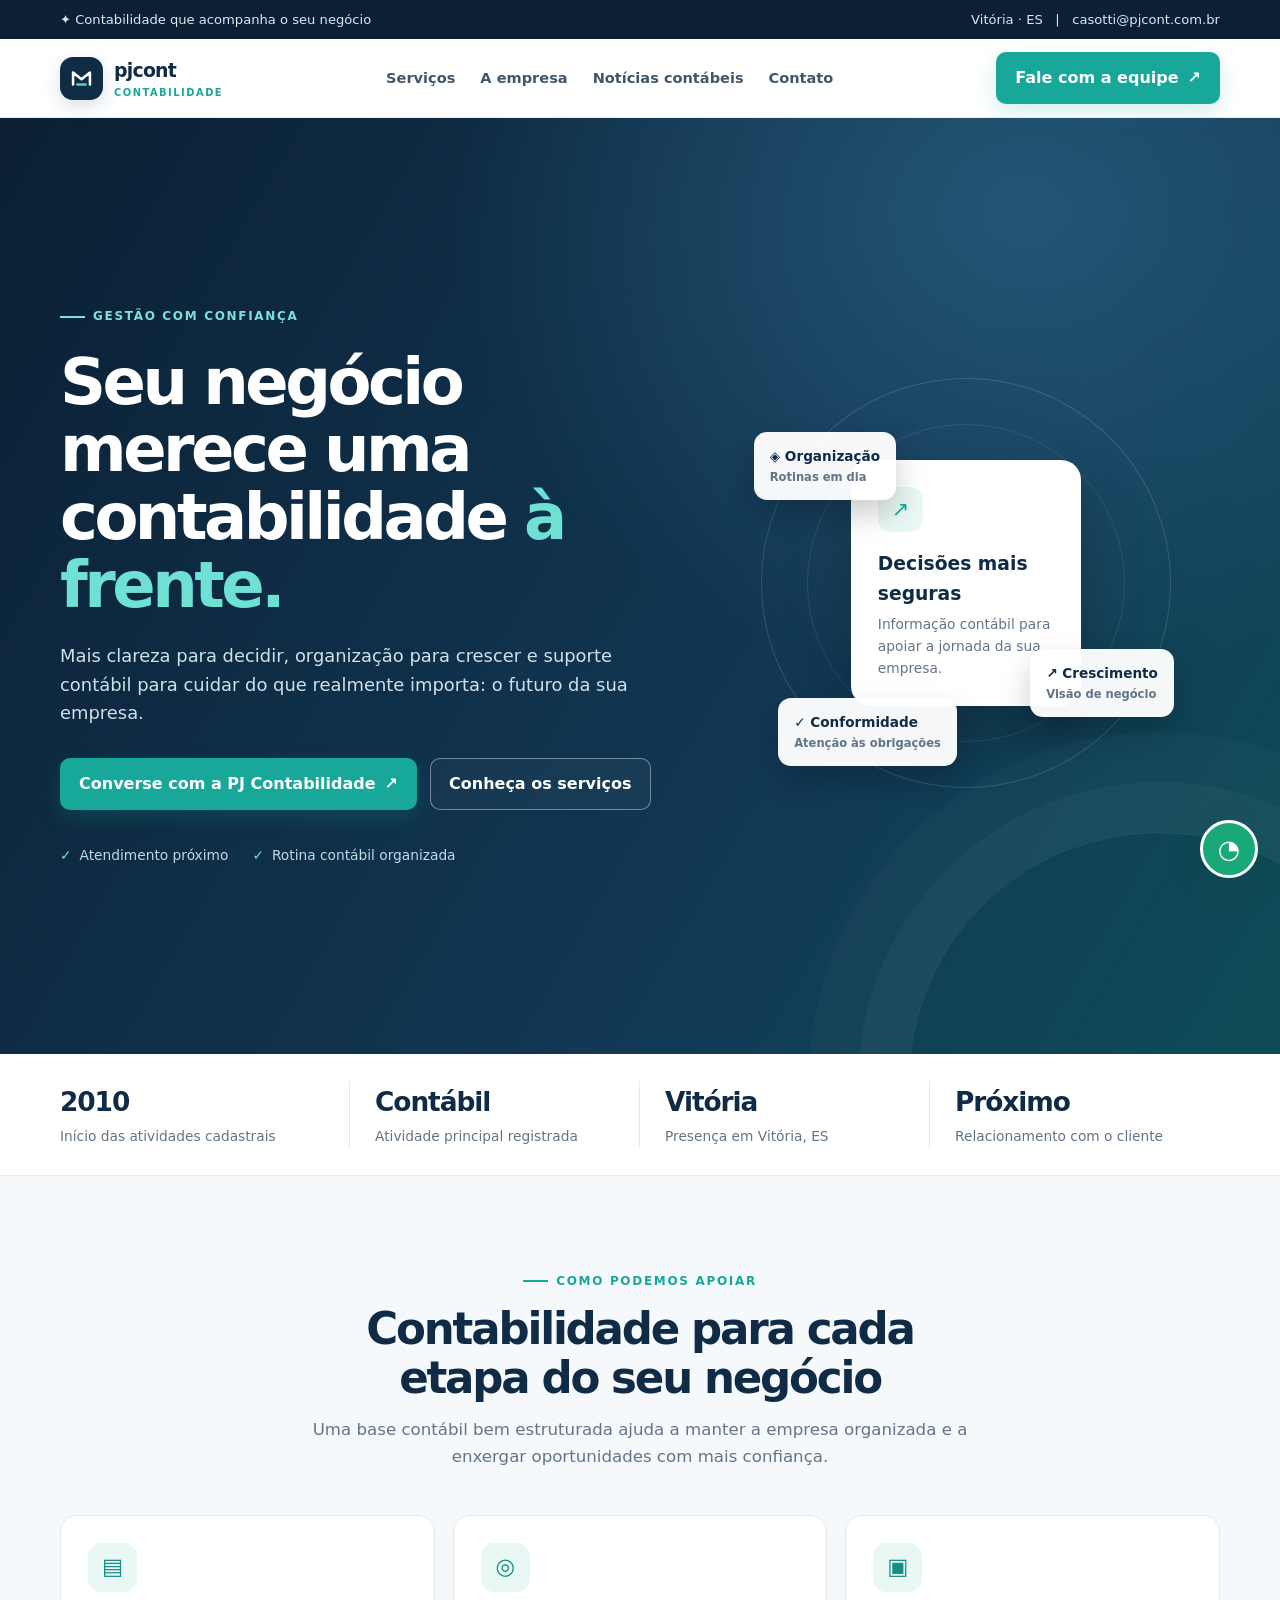
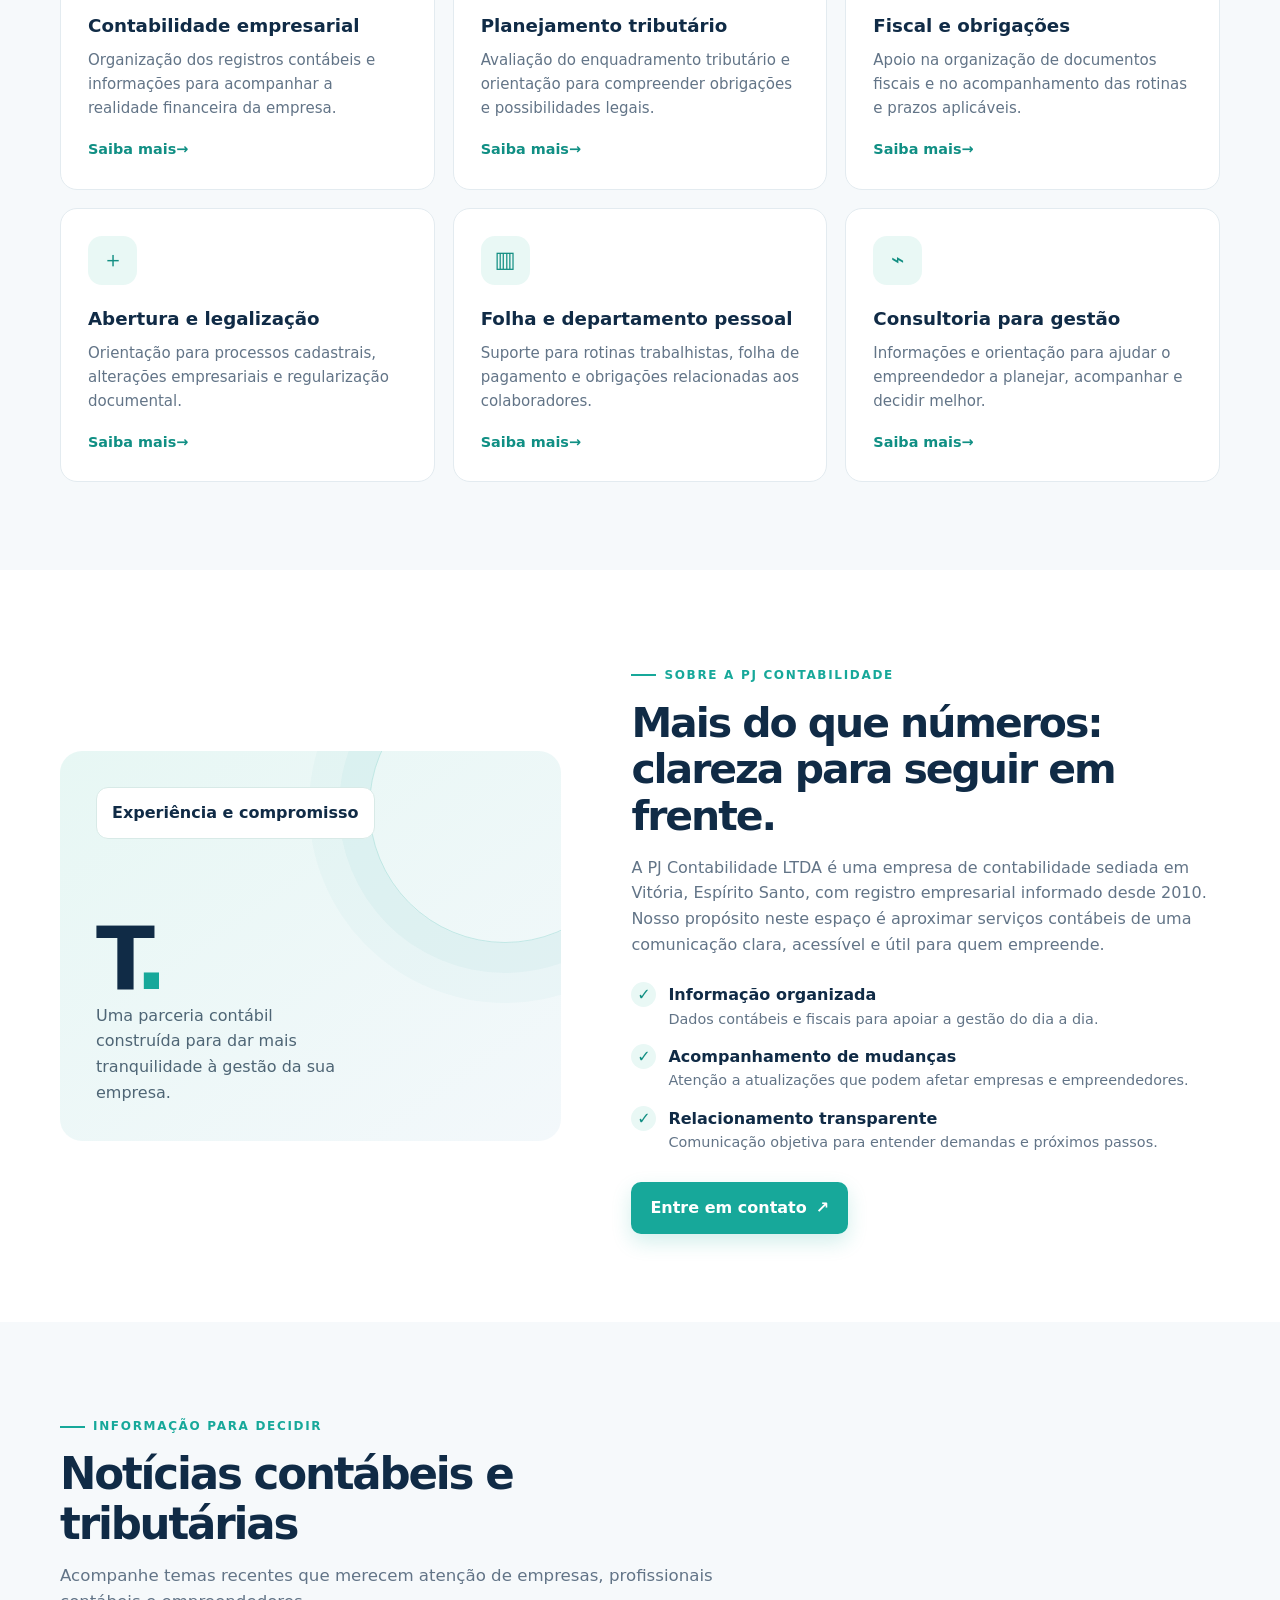
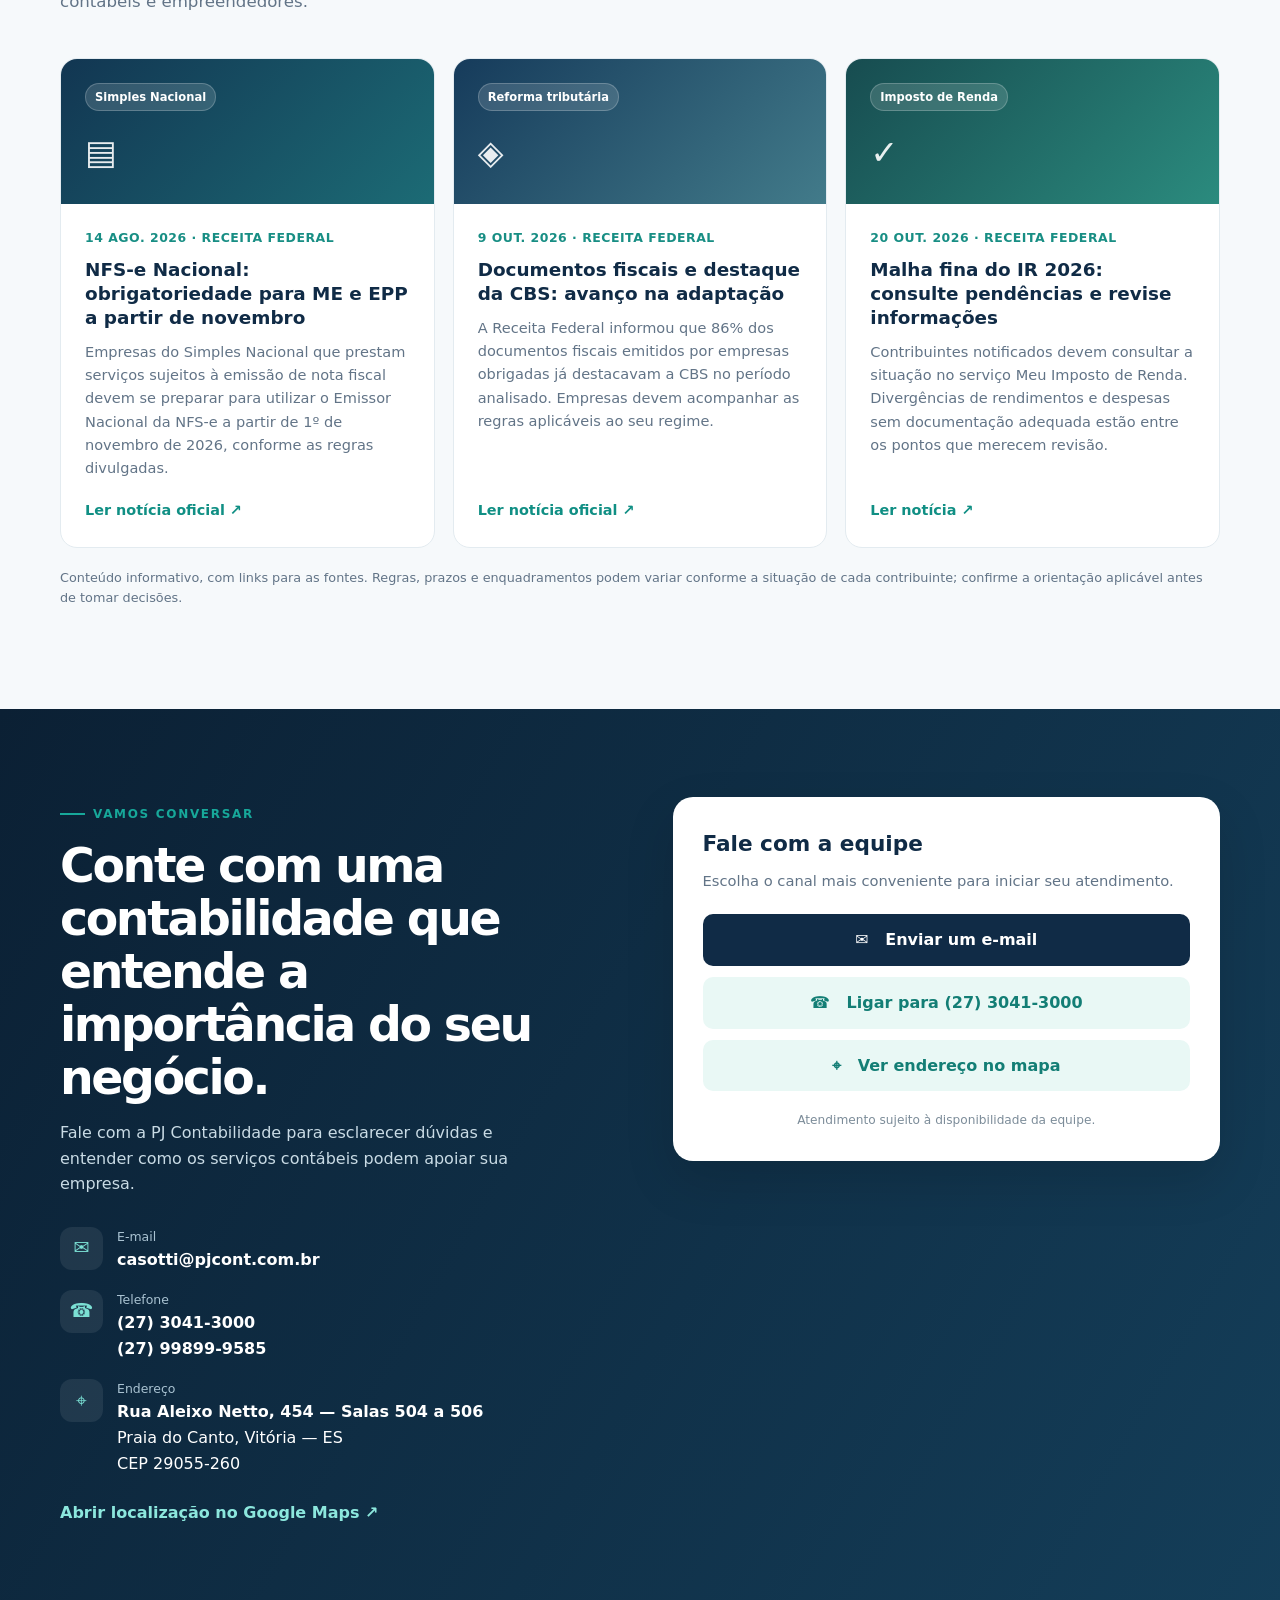
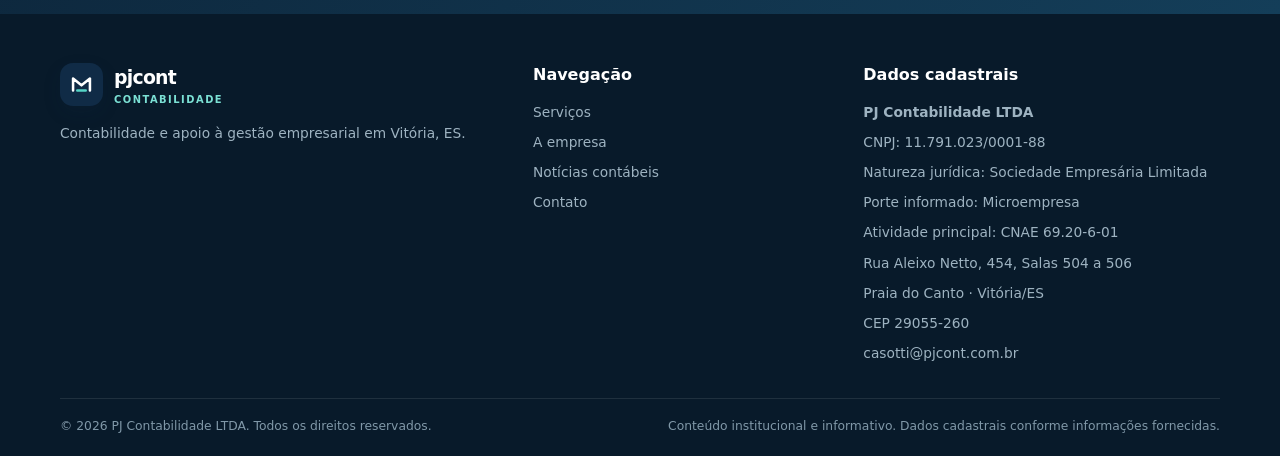
<file: index.html.html>
<!DOCTYPE html>
<html lang="pt-BR">
<head>
<meta charset="utf-8">
<meta name="viewport" content="width=device-width, initial-scale=1">
<meta name="theme-color" content="#102b46">
<meta name="description" content="PJ Contabilidade LTDA — soluções contábeis, fiscais e empresariais em Vitória, ES.">
<title>PJ Contabilidade | Soluções contábeis</title>
<style>
:root{--navy:#102b46;--navy2:#173e5e;--teal:#17a89a;--mint:#e9f8f5;--ink:#1d2d3b;--muted:#627487;--paper:#f6f9fb;--white:#fff;--line:#e3ebf0;--gold:#e7b765}
*{box-sizing:border-box}html{scroll-behavior:smooth;scroll-padding-top:88px}body{margin:0;font-family:Inter,ui-sans-serif,system-ui,-apple-system,BlinkMacSystemFont,"Segoe UI",sans-serif;color:var(--ink);line-height:1.6;background:#fff}a{color:inherit;text-decoration:none}button{font:inherit}.container{width:min(1160px,calc(100% - 40px));margin:auto}.topbar{background:#0b2034;color:#dce8f0;font-size:.82rem;padding:9px 0}.topbar .container{display:flex;justify-content:space-between;gap:15px;flex-wrap:wrap}.topbar a:hover{color:#fff}.nav-wrap{position:sticky;top:0;z-index:20;background:rgba(255,255,255,.95);backdrop-filter:blur(12px);border-bottom:1px solid rgba(16,43,70,.08)}nav{height:78px;display:flex;align-items:center;justify-content:space-between;gap:22px}.brand{display:flex;align-items:center;gap:11px;font-weight:800;letter-spacing:-.04em;color:var(--navy);font-size:1.18rem}.brand small{display:block;letter-spacing:.15em;font-size:.62rem;color:var(--teal);font-weight:800}.brand-mark{width:43px;height:43px;border-radius:13px;background:var(--navy);display:grid;place-items:center;color:white;box-shadow:0 7px 18px #102b4624}.brand-mark svg{width:27px}.navlinks{display:flex;align-items:center;gap:25px;font-size:.91rem;font-weight:650;color:#435668}.navlinks a:hover{color:var(--teal)}.nav-cta,.btn{display:inline-flex;align-items:center;justify-content:center;gap:9px;padding:12px 18px;border-radius:10px;font-weight:750;transition:.2s;cursor:pointer;border:1px solid transparent}.nav-cta,.btn-primary{background:var(--teal);color:#fff;box-shadow:0 8px 20px #17a89a30}.nav-cta:hover,.btn-primary:hover{background:#108d82;transform:translateY(-1px)}.menu-toggle{display:none;background:transparent;border:0;color:var(--navy);font-size:1.6rem}.hero{background:radial-gradient(ellipse at 80% 10%,#245575 0,transparent 40%),linear-gradient(120deg,#0b2034,#123956 65%,#0d4c56);color:#fff;position:relative;overflow:hidden}.hero:after{content:"";position:absolute;width:500px;height:500px;border:1px solid #ffffff16;border-radius:50%;right:-130px;bottom:-280px;box-shadow:0 0 0 50px #ffffff08,0 0 0 100px #ffffff05}.hero-grid{display:grid;grid-template-columns:1.08fr .92fr;gap:55px;align-items:center;padding:94px 0 100px;position:relative;z-index:1}.eyebrow{display:inline-flex;align-items:center;gap:8px;text-transform:uppercase;letter-spacing:.14em;font-size:.75rem;font-weight:800;color:var(--teal)}.hero .eyebrow{color:#7ce2d7}.eyebrow:before{content:"";height:2px;width:25px;background:currentColor}.hero h1{font-size:clamp(2.6rem,5vw,4.65rem);line-height:1.06;letter-spacing:-.055em;margin:22px 0}.hero h1 span{color:#6fe0d4}.hero p{font-size:1.12rem;color:#d0e0e9;max-width:570px;margin:0 0 30px}.hero-actions{display:flex;gap:13px;flex-wrap:wrap}.btn-outline{border-color:#ffffff65;color:#fff;background:#ffffff08}.btn-outline:hover{background:#ffffff18}.hero-trust{display:flex;gap:24px;margin-top:34px;color:#c4d8e4;font-size:.86rem;flex-wrap:wrap}.hero-trust span{display:flex;align-items:center;gap:8px}.check{color:#78e2d4;font-weight:900}.hero-visual{position:relative;min-height:390px;display:flex;align-items:center;justify-content:center}.orbit{width:min(100%,410px);aspect-ratio:1;border:1px solid #ffffff24;border-radius:50%;display:grid;place-items:center;position:relative;background:radial-gradient(circle,#ffffff0d,transparent 65%)}.orbit:before,.orbit:after{content:"";position:absolute;border:1px solid #ffffff18;border-radius:50%;inset:11%}.orbit:after{inset:23%}.center-card{z-index:1;background:#fff;color:var(--navy);width:230px;padding:27px;border-radius:20px;box-shadow:0 25px 60px #0004;text-align:left}.center-card .mini-icon{width:45px;height:45px;border-radius:13px;background:var(--mint);display:grid;place-items:center;color:var(--teal);font-size:1.3rem}.center-card h3{margin:17px 0 4px;font-size:1.17rem}.center-card p{font-size:.86rem;color:var(--muted);margin:0}.float-card{position:absolute;z-index:2;background:#fffffff5;color:var(--navy);padding:14px 16px;border-radius:13px;box-shadow:0 14px 30px #0003;font-size:.85rem;font-weight:750}.float-card b{display:block;font-size:.72rem;color:var(--muted);font-weight:600}.fc1{top:13%;left:-2%}.fc2{right:-1%;bottom:17%}.fc3{bottom:5%;left:4%}.stats{background:#fff;border-bottom:1px solid var(--line)}.stats-grid{display:grid;grid-template-columns:repeat(4,1fr);padding:27px 0}.stat{padding:0 25px;border-right:1px solid var(--line)}.stat:first-child{padding-left:0}.stat:last-child{border:0}.stat strong{display:block;color:var(--navy);font-size:1.65rem;letter-spacing:-.04em}.stat span{font-size:.86rem;color:var(--muted)}section{padding:88px 0}.section-head{max-width:680px;margin-bottom:42px}.section-head.center{text-align:center;margin:0 auto 44px}.section-head h2{font-size:clamp(2rem,3.4vw,3rem);line-height:1.13;letter-spacing:-.05em;color:var(--navy);margin:14px 0}.section-head p{color:var(--muted);font-size:1.04rem;margin:0}.services{background:var(--paper)}.service-grid{display:grid;grid-template-columns:repeat(3,1fr);gap:18px}.service-card{padding:27px;background:#fff;border:1px solid var(--line);border-radius:17px;transition:.2s}.service-card:hover{transform:translateY(-4px);box-shadow:0 18px 40px #102b460d;border-color:#b8e7e0}.service-icon{width:49px;height:49px;border-radius:14px;background:var(--mint);color:#138f83;display:grid;place-items:center;font-size:1.4rem}.service-card h3{color:var(--navy);margin:19px 0 8px;font-size:1.14rem}.service-card p{color:var(--muted);font-size:.94rem;margin:0}.service-card a{display:inline-flex;margin-top:18px;color:#108f84;font-weight:800;font-size:.9rem}.about-grid{display:grid;grid-template-columns:.92fr 1.08fr;gap:70px;align-items:center}.about-panel{background:linear-gradient(145deg,#e7f7f4,#f3f8fb);border-radius:22px;padding:36px;position:relative;min-height:390px;display:flex;flex-direction:column;justify-content:space-between;overflow:hidden}.about-panel:after{content:"";position:absolute;width:270px;height:270px;border-radius:50%;border:1px solid #17a89a35;right:-80px;top:-80px;box-shadow:0 0 0 30px #17a89a0b,0 0 0 60px #17a89a08}.about-panel .big-number{font-size:5.4rem;line-height:1;font-weight:850;color:var(--navy);letter-spacing:-.08em;z-index:1}.about-panel .big-number span{color:var(--teal)}.about-panel .panel-caption{z-index:1;color:#4e6575;max-width:240px}.about-badge{align-self:flex-start;background:#fff;border:1px solid #d8eae7;border-radius:12px;padding:12px 15px;font-weight:800;color:var(--navy);z-index:1}.about-copy h2{font-size:clamp(2rem,3.2vw,2.8rem);line-height:1.13;letter-spacing:-.05em;color:var(--navy);margin:15px 0}.about-copy>p{color:var(--muted)}.benefits{display:grid;gap:13px;margin:25px 0 28px}.benefit{display:flex;gap:12px;align-items:flex-start}.benefit .tick{width:25px;height:25px;flex:0 0 25px;background:var(--mint);color:#118f83;border-radius:50%;display:grid;place-items:center;font-weight:900}.benefit strong{display:block;color:var(--navy)}.benefit span{display:block;color:var(--muted);font-size:.9rem}.news{background:var(--paper)}.news-grid{display:grid;grid-template-columns:repeat(3,1fr);gap:18px}.news-card{background:#fff;border:1px solid var(--line);border-radius:17px;overflow:hidden;display:flex;flex-direction:column}.news-top{height:145px;padding:24px;background:linear-gradient(135deg,#123652,#1c6b75);color:white;display:flex;flex-direction:column;justify-content:space-between}.news-card:nth-child(2) .news-top{background:linear-gradient(135deg,#163b5b,#427b8a)}.news-card:nth-child(3) .news-top{background:linear-gradient(135deg,#174c50,#2b8b7e)}.news-top .news-symbol{font-size:2.1rem;opacity:.9}.news-tag{align-self:flex-start;background:#ffffff24;border:1px solid #ffffff35;border-radius:99px;padding:4px 9px;font-size:.72rem;font-weight:800}.news-body{padding:24px;display:flex;flex-direction:column;flex:1}.news-date{font-size:.78rem;color:#188e84;font-weight:800;text-transform:uppercase;letter-spacing:.04em}.news-body h3{color:var(--navy);line-height:1.3;font-size:1.15rem;margin:10px 0}.news-body p{color:var(--muted);font-size:.91rem;margin:0 0 20px}.news-body a{margin-top:auto;color:#108f84;font-weight:800;font-size:.9rem}.news-note{font-size:.8rem;color:var(--muted);margin-top:20px}.contact{background:linear-gradient(120deg,#0b2034,#143e59);color:white}.contact-grid{display:grid;grid-template-columns:1fr 1fr;gap:65px;align-items:start}.contact h2{font-size:clamp(2.1rem,3.7vw,3.1rem);letter-spacing:-.05em;line-height:1.12;margin:15px 0}.contact-intro{color:#c9dbe5;max-width:480px}.contact-list{display:grid;gap:18px;margin-top:30px}.contact-item{display:flex;gap:14px;align-items:flex-start}.contact-item .ci{width:43px;height:43px;flex:0 0 43px;border-radius:12px;background:#ffffff14;display:grid;place-items:center;color:#7be0d4;font-size:1.2rem}.contact-item small{display:block;color:#a9c2d1;font-size:.78rem}.contact-item strong,.contact-item a{color:#fff;font-weight:700}.contact-box{background:white;color:var(--ink);padding:30px;border-radius:20px;box-shadow:0 20px 50px #0002}.contact-box h3{color:var(--navy);font-size:1.35rem;margin:0 0 7px}.contact-box p{color:var(--muted);font-size:.92rem;margin:0 0 22px}.contact-box .btn{width:100%;margin-bottom:11px}.btn-dark{background:var(--navy);color:white}.btn-dark:hover{background:#1a4567}.btn-soft{background:var(--mint);color:#137e75}.contact-box .smallprint{font-size:.76rem;color:#7c8c99;margin:9px 0 0;text-align:center}.map-link{display:inline-flex;margin-top:24px;color:#8ce7dd;font-weight:750}.footer{background:#081a2a;color:#c1d1db;padding:48px 0 20px}.footer-grid{display:grid;grid-template-columns:1.2fr .8fr 1fr;gap:45px;padding-bottom:34px}.footer .brand{color:#fff}.footer .brand small{color:#7be0d4}.footer p,.footer li{font-size:.86rem;color:#9eb3c1}.footer h4{color:#fff;margin:0 0 14px}.footer ul{list-style:none;margin:0;padding:0;display:grid;gap:8px}.footer a:hover{color:#7be0d4}.legal{border-top:1px solid #ffffff18;padding-top:18px;display:flex;justify-content:space-between;gap:15px;flex-wrap:wrap;font-size:.77rem;color:#8098a8}.legal strong{color:#b7cbd7}.whatsapp-float{position:fixed;right:22px;bottom:22px;z-index:30;background:#19a879;color:white;width:58px;height:58px;border-radius:50%;display:grid;place-items:center;box-shadow:0 10px 28px #0b513d55;font-size:1.6rem;border:3px solid white}.whatsapp-float:hover{transform:translateY(-3px)}.mobile-only{display:none}
@media(max-width:900px){.navlinks{gap:14px}.hero-grid{gap:20px}.hero-visual{transform:scale(.9)}.about-grid{gap:35px}.contact-grid{gap:30px}.footer-grid{gap:25px}}
@media(max-width:740px){.container{width:min(100% - 32px,560px)}.topbar .container{justify-content:center;text-align:center}.topbar .top-extra{display:none}nav{height:69px}.menu-toggle{display:block}.nav-cta{display:none}.navlinks{display:none;position:absolute;top:69px;left:0;right:0;padding:20px 24px 24px;background:white;border-bottom:1px solid var(--line);box-shadow:0 15px 20px #102b460c;flex-direction:column;align-items:stretch;gap:0}.navlinks.open{display:flex}.navlinks a{padding:12px 0;border-bottom:1px solid #edf1f4}.hero-grid{grid-template-columns:1fr;padding:66px 0 58px}.hero h1{font-size:clamp(2.65rem,12vw,4rem)}.hero-visual{min-height:330px;transform:none;margin-top:5px}.orbit{width:310px}.center-card{width:195px;padding:20px}.float-card{font-size:.78rem;padding:10px 12px}.fc1{left:0}.fc2{right:0}.stats-grid{grid-template-columns:repeat(2,1fr);gap:22px;padding:25px 0}.stat{padding:0 12px;border:0}.stat:first-child{padding-left:12px}.stat strong{font-size:1.4rem}section{padding:65px 0}.service-grid,.news-grid{grid-template-columns:1fr}.service-card{padding:23px}.about-grid,.contact-grid{grid-template-columns:1fr;gap:32px}.about-panel{min-height:310px}.about-panel .big-number{font-size:4.7rem}.contact-box{padding:25px}.footer-grid{grid-template-columns:1fr;gap:27px}.legal{flex-direction:column}.news-top{height:125px}}
@media(prefers-reduced-motion:reduce){html{scroll-behavior:auto}*,*:before,*:after{transition:none!important}}
</style>
</head>
<body>
<div class="topbar"><div class="container"><span>✦ Contabilidade que acompanha o seu negócio</span><span class="top-extra">Vitória · ES &nbsp; | &nbsp; <a href="mailto:casotti@pjcont.com.br">casotti@pjcont.com.br</a></span></div></div>
<div class="nav-wrap"><nav class="container" aria-label="Navegação principal">
<a class="brand" href="#inicio" aria-label="PJ Contabilidade - início"><span class="brand-mark"><svg viewBox="0 0 32 32" fill="none" aria-hidden="true"><path d="M6 23V9l10 8L26 9v14" stroke="currentColor" stroke-width="3" stroke-linecap="round" stroke-linejoin="round"/><path d="M11 23h10" stroke="#55d4c6" stroke-width="3" stroke-linecap="round"/></svg></span><span>pjcont<small>CONTABILIDADE</small></span></a>
<button class="menu-toggle" aria-label="Abrir menu" aria-expanded="false" id="menuToggle">☰</button>
<div class="navlinks" id="navlinks"><a href="#servicos">Serviços</a><a href="#sobre">A empresa</a><a href="#noticias">Notícias contábeis</a><a href="#contato">Contato</a></div>
<a class="nav-cta" href="#contato">Fale com a equipe <span>↗</span></a>
</nav></div>
<main>
<section class="hero" id="inicio"><div class="container hero-grid"><div><div class="eyebrow">Gestão com confiança</div><h1>Seu negócio merece uma contabilidade <span>à frente.</span></h1><p>Mais clareza para decidir, organização para crescer e suporte contábil para cuidar do que realmente importa: o futuro da sua empresa.</p><div class="hero-actions"><a class="btn btn-primary" href="mailto:casotti@pjcont.com.br">Converse com a PJ Contabilidade <span>↗</span></a><a class="btn btn-outline" href="#servicos">Conheça os serviços</a></div><div class="hero-trust"><span><b class="check">✓</b> Atendimento próximo</span><span><b class="check">✓</b> Rotina contábil organizada</span></div></div>
<div class="hero-visual" aria-label="Ilustração abstrata de gestão e crescimento"><div class="orbit"><div class="center-card"><div class="mini-icon">↗</div><h3>Decisões mais seguras</h3><p>Informação contábil para apoiar a jornada da sua empresa.</p></div><div class="float-card fc1">◈ Organização<b>Rotinas em dia</b></div><div class="float-card fc2">↗ Crescimento<b>Visão de negócio</b></div><div class="float-card fc3">✓ Conformidade<b>Atenção às obrigações</b></div></div></div></div></section>
<div class="stats"><div class="container stats-grid"><div class="stat"><strong>2010</strong><span>Início das atividades cadastrais</span></div><div class="stat"><strong>Contábil</strong><span>Atividade principal registrada</span></div><div class="stat"><strong>Vitória</strong><span>Presença em Vitória, ES</span></div><div class="stat"><strong>Próximo</strong><span>Relacionamento com o cliente</span></div></div></div>
<section class="services" id="servicos"><div class="container"><div class="section-head center"><div class="eyebrow">Como podemos apoiar</div><h2>Contabilidade para cada etapa do seu negócio</h2><p>Uma base contábil bem estruturada ajuda a manter a empresa organizada e a enxergar oportunidades com mais confiança.</p></div><div class="service-grid">
<article class="service-card"><div class="service-icon">▤</div><h3>Contabilidade empresarial</h3><p>Organização dos registros contábeis e informações para acompanhar a realidade financeira da empresa.</p><a href="#contato">Saiba mais <span>→</span></a></article>
<article class="service-card"><div class="service-icon">◎</div><h3>Planejamento tributário</h3><p>Avaliação do enquadramento tributário e orientação para compreender obrigações e possibilidades legais.</p><a href="#contato">Saiba mais <span>→</span></a></article>
<article class="service-card"><div class="service-icon">▣</div><h3>Fiscal e obrigações</h3><p>Apoio na organização de documentos fiscais e no acompanhamento das rotinas e prazos aplicáveis.</p><a href="#contato">Saiba mais <span>→</span></a></article>
<article class="service-card"><div class="service-icon">＋</div><h3>Abertura e legalização</h3><p>Orientação para processos cadastrais, alterações empresariais e regularização documental.</p><a href="#contato">Saiba mais <span>→</span></a></article>
<article class="service-card"><div class="service-icon">▥</div><h3>Folha e departamento pessoal</h3><p>Suporte para rotinas trabalhistas, folha de pagamento e obrigações relacionadas aos colaboradores.</p><a href="#contato">Saiba mais <span>→</span></a></article>
<article class="service-card"><div class="service-icon">⌁</div><h3>Consultoria para gestão</h3><p>Informações e orientação para ajudar o empreendedor a planejar, acompanhar e decidir melhor.</p><a href="#contato">Saiba mais <span>→</span></a></article>
</div></div></section>
<section id="sobre"><div class="container about-grid"><div class="about-panel"><div class="about-badge">Experiência e compromisso</div><div><div class="big-number">T<span>.</span></div><div class="panel-caption">Uma parceria contábil construída para dar mais tranquilidade à gestão da sua empresa.</div></div></div><div class="about-copy"><div class="eyebrow">Sobre a PJ Contabilidade</div><h2>Mais do que números: clareza para seguir em frente.</h2><p>A PJ Contabilidade LTDA é uma empresa de contabilidade sediada em Vitória, Espírito Santo, com registro empresarial informado desde 2010. Nosso propósito neste espaço é aproximar serviços contábeis de uma comunicação clara, acessível e útil para quem empreende.</p><div class="benefits"><div class="benefit"><div class="tick">✓</div><div><strong>Informação organizada</strong><span>Dados contábeis e fiscais para apoiar a gestão do dia a dia.</span></div></div><div class="benefit"><div class="tick">✓</div><div><strong>Acompanhamento de mudanças</strong><span>Atenção a atualizações que podem afetar empresas e empreendedores.</span></div></div><div class="benefit"><div class="tick">✓</div><div><strong>Relacionamento transparente</strong><span>Comunicação objetiva para entender demandas e próximos passos.</span></div></div></div><a class="btn btn-primary" href="#contato">Entre em contato <span>↗</span></a></div></div></section>
<section class="news" id="noticias"><div class="container"><div class="section-head"><div class="eyebrow">Informação para decidir</div><h2>Notícias contábeis e tributárias</h2><p>Acompanhe temas recentes que merecem atenção de empresas, profissionais contábeis e empreendedores.</p></div><div class="news-grid">
<article class="news-card"><div class="news-top"><span class="news-tag">Simples Nacional</span><span class="news-symbol">▤</span></div><div class="news-body"><div class="news-date">14 ago. 2026 · Receita Federal</div><h3>NFS-e Nacional: obrigatoriedade para ME e EPP a partir de novembro</h3><p>Empresas do Simples Nacional que prestam serviços sujeitos à emissão de nota fiscal devem se preparar para utilizar o Emissor Nacional da NFS-e a partir de 1º de novembro de 2026, conforme as regras divulgadas.</p><a href="https://www.gov.br/receitafederal/pt-br/assuntos/noticias/2026/agosto/simples-nacional-nfs-e-nacional-sera-obrigatoria-para-me-e-epp-a-partir-de-1o-de-novembro-de-2026" target="_blank" rel="noopener noreferrer">Ler notícia oficial ↗</a></div></article>
<article class="news-card"><div class="news-top"><span class="news-tag">Reforma tributária</span><span class="news-symbol">◈</span></div><div class="news-body"><div class="news-date">9 out. 2026 · Receita Federal</div><h3>Documentos fiscais e destaque da CBS: avanço na adaptação</h3><p>A Receita Federal informou que 86% dos documentos fiscais emitidos por empresas obrigadas já destacavam a CBS no período analisado. Empresas devem acompanhar as regras aplicáveis ao seu regime.</p><a href="https://www.gov.br/receitafederal/pt-br/assuntos/noticias/2026/outubro/reforma-tributaria-86-dos-documentos-fiscais-de-empresas-obrigadas-ja-trazem-destaque-da-cbs" target="_blank" rel="noopener noreferrer">Ler notícia oficial ↗</a></div></article>
<article class="news-card"><div class="news-top"><span class="news-tag">Imposto de Renda</span><span class="news-symbol">✓</span></div><div class="news-body"><div class="news-date">20 out. 2026 · Receita Federal</div><h3>Malha fina do IR 2026: consulte pendências e revise informações</h3><p>Contribuintes notificados devem consultar a situação no serviço Meu Imposto de Renda. Divergências de rendimentos e despesas sem documentação adequada estão entre os pontos que merecem revisão.</p><a href="https://economia.uol.com.br/noticias/redacao/2026/10/20/receita-alerta-4985-mil-contribuintes-na-malha-fina-do-ir-2026.ghtm" target="_blank" rel="noopener noreferrer">Ler notícia ↗</a></div></article>
</div><p class="news-note">Conteúdo informativo, com links para as fontes. Regras, prazos e enquadramentos podem variar conforme a situação de cada contribuinte; confirme a orientação aplicável antes de tomar decisões.</p></div></section>
<section class="contact" id="contato"><div class="container contact-grid"><div><div class="eyebrow">Vamos conversar</div><h2>Conte com uma contabilidade que entende a importância do seu negócio.</h2><p class="contact-intro">Fale com a PJ Contabilidade para esclarecer dúvidas e entender como os serviços contábeis podem apoiar sua empresa.</p><div class="contact-list"><div class="contact-item"><div class="ci">✉</div><div><small>E-mail</small><a href="mailto:casotti@pjcont.com.br">casotti@pjcont.com.br</a></div></div><div class="contact-item"><div class="ci">☎</div><div><small>Telefone</small><a href="tel:+552730413000">(27) 3041-3000</a><br><a href="tel:+5527998999585">(27) 99899-9585</a></div></div><div class="contact-item"><div class="ci">⌖</div><div><small>Endereço</small><strong>Rua Aleixo Netto, 454 — Salas 504 a 506</strong><br><span>Praia do Canto, Vitória — ES<br>CEP 29055-260</span></div></div></div><a class="map-link" href="https://www.google.com.br/maps/search/?api=1&query=Rua%20Aleixo%20Netto%20454%20Praia%20do%20Canto%20Vitoria%20ES" target="_blank" rel="noopener noreferrer">Abrir localização no Google Maps ↗</a></div>
<div class="contact-box"><h3>Fale com a equipe</h3><p>Escolha o canal mais conveniente para iniciar seu atendimento.</p><a class="btn btn-dark" href="mailto:casotti@pjcont.com.br?subject=Contato%20pelo%20site%20PJ Contabilidade">✉ &nbsp; Enviar um e-mail</a><a class="btn btn-soft" href="tel:+552730413000">☎ &nbsp; Ligar para (27) 3041-3000</a><a class="btn btn-soft" href="https://www.google.com.br/maps/search/?api=1&query=Rua%20Aleixo%20Netto%20454%20Praia%20do%20Canto%20Vitoria%20ES" target="_blank" rel="noopener noreferrer">⌖ &nbsp; Ver endereço no mapa</a><p class="smallprint">Atendimento sujeito à disponibilidade da equipe.</p></div></div></section>
</main>
<footer class="footer"><div class="container"><div class="footer-grid"><div><a class="brand" href="#inicio"><span class="brand-mark"><svg viewBox="0 0 32 32" fill="none" aria-hidden="true"><path d="M6 23V9l10 8L26 9v14" stroke="currentColor" stroke-width="3" stroke-linecap="round" stroke-linejoin="round"/><path d="M11 23h10" stroke="#55d4c6" stroke-width="3" stroke-linecap="round"/></svg></span><span>pjcont<small>CONTABILIDADE</small></span></a><p>Contabilidade e apoio à gestão empresarial em Vitória, ES.</p></div><div><h4>Navegação</h4><ul><li><a href="#servicos">Serviços</a></li><li><a href="#sobre">A empresa</a></li><li><a href="#noticias">Notícias contábeis</a></li><li><a href="#contato">Contato</a></li></ul></div><div><h4>Dados cadastrais</h4><ul><li><strong>PJ Contabilidade LTDA</strong></li><li>CNPJ: 11.791.023/0001-88</li><li>Natureza jurídica: Sociedade Empresária Limitada</li><li>Porte informado: Microempresa</li><li>Atividade principal: CNAE 69.20-6-01</li><li>Rua Aleixo Netto, 454, Salas 504 a 506</li><li>Praia do Canto · Vitória/ES</li><li>CEP 29055-260</li><li><a href="mailto:casotti@pjcont.com.br">casotti@pjcont.com.br</a></li></ul></div></div><div class="legal"><span>© <span id="year">2026</span> PJ Contabilidade LTDA. Todos os direitos reservados.</span><span>Conteúdo institucional e informativo. Dados cadastrais conforme informações fornecidas.</span></div></div></footer>
<a class="whatsapp-float" href="https://wa.me/5527998999585" target="_blank" rel="noopener noreferrer" aria-label="Contato pelo WhatsApp">◔</a>
<script>
const toggle=document.getElementById('menuToggle');const links=document.getElementById('navlinks');toggle.addEventListener('click',()=>{const open=links.classList.toggle('open');toggle.setAttribute('aria-expanded',String(open));toggle.textContent=open?'×':'☰'});links.querySelectorAll('a').forEach(a=>a.addEventListener('click',()=>{links.classList.remove('open');toggle.setAttribute('aria-expanded','false');toggle.textContent='☰'}));document.getElementById('year').textContent=new Date().getFullYear();
</script>
</body>
</html>
</file>
